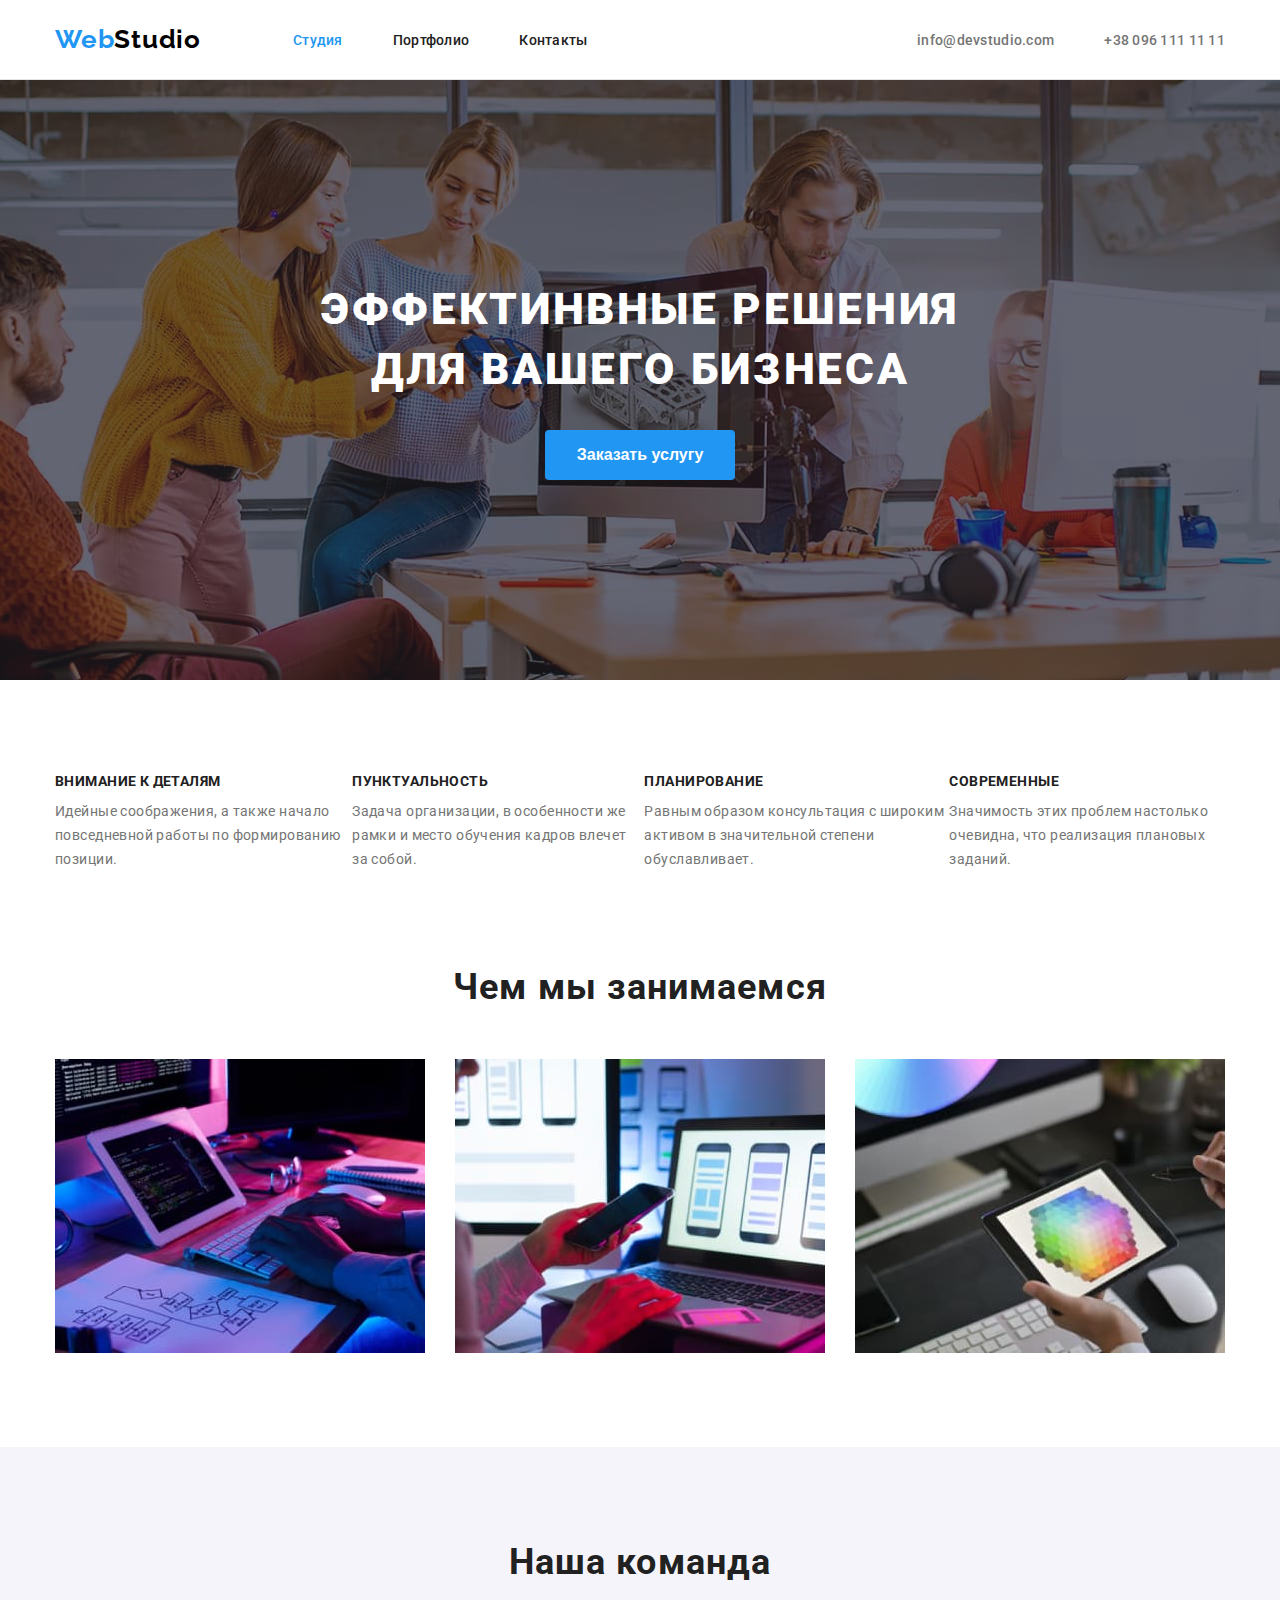
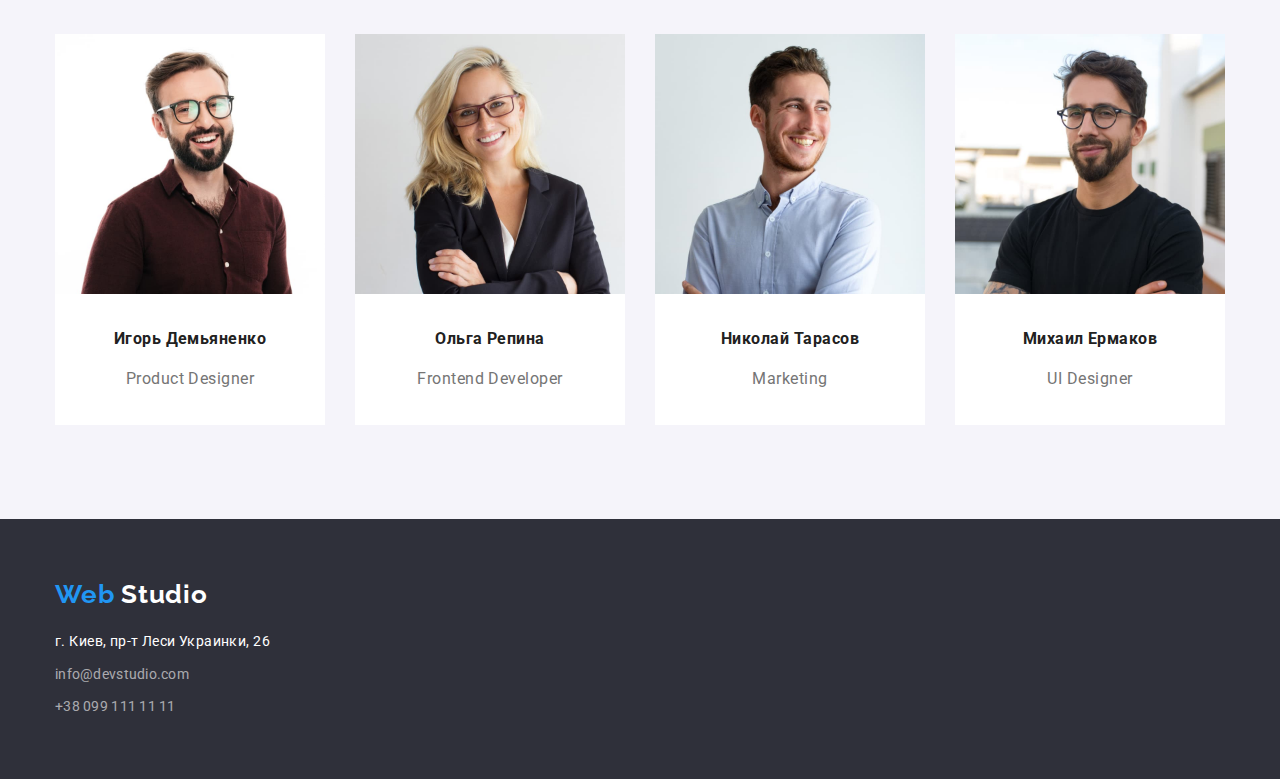
<file: index.html>
<!DOCTYPE html>
<html lang="en">
<head>
    <meta charset="UTF-8">
    <meta http-equiv="X-UA-Compatible" content="IE=edge">
    <meta name="viewport" content="width=device-width, initial-scale=1.0">
    <title>Document</title>

    <link rel="preconnect" href="https://fonts.gstatic.com"> 
    <link href="https://fonts.googleapis.com/css2?family=Raleway:wght@700&family=Roboto:wght@400;500;700;900&display=swap" rel="stylesheet">
    
    <link rel="stylesheet" href="https://cdnjs.cloudflare.com/ajax/libs/modern-normalize/1.0.0/modern-normalize.min.css" integrity="sha512-ISS7cAi1PEhQ8jnbJpJZMd29NlhNj4AWYyLOSp2CE/CsHxTCu+r+t0D2yoJudVrd0/8fTVPUVDzY5Tvli75u/g==" crossorigin="anonymous" referrerpolicy="no-referrer" />
    
    <link rel="stylesheet" href="./css/styles.css">

</head>

<body>

  <header class="header-section">

      <div class="container">
    <nav class="nav-flex" >

    <a href="./index.html" class="logo"> <span>Web</span>Studio</a>
    
     <ul class="nav-list">
        <li class="nav-item">
            <a href="./index.html" class="link current" >Студия</a>
            </li>
        <li class="nav-item">
           <a href="./portfolio.html" class="link" >Портфолио</a> </li>
        <li class="nav-item">
           <a href="" class="link" >Контакты</a> 
        </li>
     </ul>


<ul class="nav-contacts">
    <li>
        <a href="mailto:info@devstudio.com" class="button-mail">info@devstudio.com</a> 
    </li>
    <li>
        <a href="tel:+380961111111" class="button-tel">+38 096 111 11 11</a> 
    </li>
</ul>
</nav>
</div>

  </header>

    <main>
        <!-- Герой -->
        <div class="overlay">
         <section class="bcg-hero">

           
            <div class="container">
               
             <div class=" all-hero">
          <h1 class="hero">ЭФФЕКТИНВНЫЕ РЕШЕНИЯ ДЛЯ ВАШЕГО БИЗНЕСА</h1>
          <button type="button" class="section-button">Заказать услугу</button>
             </div>
          </div>
        
        </section>
         </div>
        <!-- Наши преимущества -->
        <section class="section">
            <div class="container">
            <!-- Невидимый заголовок -->
            <h2 class="visually-hidden">Наши преимущества</h2> 
            <ul class="advantages">
                <li class="item">
                    
                    <h3 class="titel-section">Внимание к деталям</h3>
                    <p class="text-section">Идейные соображения, а также начало повседневной работы по формированию позиции.</p>
                </li>
                <li class="item"> 
                    <h3 class="titel-section">Пунктуальность</h3>
                    <p class="text-section">Задача организации, в особенности же рамки и место обучения кадров влечет за собой.</p>
                </li>
                <li class="item">
                    <h3 class="titel-section">Планирование</h3>
                    <p class="text-section">Равным образом консультация с широким активом в значительной степени обуславливает.</p>
                </li><li class="item">
                    <h3 class="titel-section">Современные</h3>
                    <p class="text-section">Значимость этих проблем настолько очевидна, что реализация плановых заданий.</p>
                </li>
            </ul>
        </div>
        </section>

        <!-- Чем мы занимаемся -->
        <section class="section-about">
            <div class="container">
            <h2>Чем мы занимаемся</h2>
            <ul class="flex-img">
                <li class="item">
                    <img src="./images/box-1.jpg" alt="руки на клавиатуре" width="370" height="294"/>
                </li>

                <li class="item">
                    <img src="./images/box-2.jpg" alt="телефон на фоне экрана" width="370" height="294"/>
                </li>
                     
                <li class="item">
                    <img src="./images/box-3.jpg" alt="выбор цвета на планшете" width="370" height="294"/>
                </li>
            </ul>
        </div>
        </section>
           
        <!-- Наша команда -->
        <section class="section team">
            <div class="container">
            <h2>Наша команда</h2>
            <ul class="flex-team">
                <li class="item">
                    <img src="./images/team-1.jpg" alt="фото сотрудника" width="270" height="260"/>
                        <div class="team-container">
                    <h3 class="team-titel">Игорь Демьяненко</h3>
                    <p class="about-team">Product Designer</p> 
                        </div>
                </li>
                <li class="item">
                    <img src="./images/team-2.jpg" alt="фото сотрудника" width="270" height="260"/>
                        <div class="team-container">
                    <h3 class="team-titel">Ольга Репина</h3>
                    <p class="about-team">Frontend Developer </p> 
                        </div>
                </li>
                <li class="item">
                    <img src="./images/team-3.jpg" alt="фото сотрудника" width="270" height="260"/>
                        <div class="team-container">
                    <h3 class="team-titel">Николай Тарасов</h3>
                    <p class="about-team">Marketing</p>     
                        </div>
                </li>
                <li class="item">
                    <img src="./images/team-4.jpg" alt="фото сотрудника" width="270" height="260"/>
                        <div class="team-container">
                    <h3 class="team-titel">Михаил Ермаков</h3>
                    <p class="about-team">UI Designer</p>   
                        </div>
                </li>
            </ul>
            </div>
        </section>

<!-- ПОСТОЯННЫЕ КЛИЕНТЫ -->
<!-- 
        <section class="section">
            <div class="container">

            <h2>Постоянные клиенты</h2>
            <ul class="flex-clients">
                <li class="item">
                    <img src="" alt="">
                </li>
                <li class="item">
                    <img src="" alt="">
                </li>
                <li class="item">
                    <img src="" alt="">
                </li>
                <li class="item">
                    <img src="" alt="">
                </li>
                <li class="item">
                    <img src="" alt="">
                </li>
                <li class="item">
                    <img src="" alt="">
                </li>
            </ul>
            </div>
        </section> -->
    </main>
  
  
  <footer class="bcg-color">
      <div class="container-footer">
    <a href="./index.html" class="logo-footer"> <span>Web</span> Studio</a>

    <address>г. Киев, пр-т Леси Украинки, 26</address>
   
    <ul>
        <li>
    <a href="mailto:info@devstudio.com" class="link mail">info@devstudio.com</a> 
        </li>
        <li>
    <a href="tel:+380991111111" class="link">+38 099 111 11 11</a> 
        </li>
    </ul>
    </div>
  </footer>
  
</body>
</html>
</file>
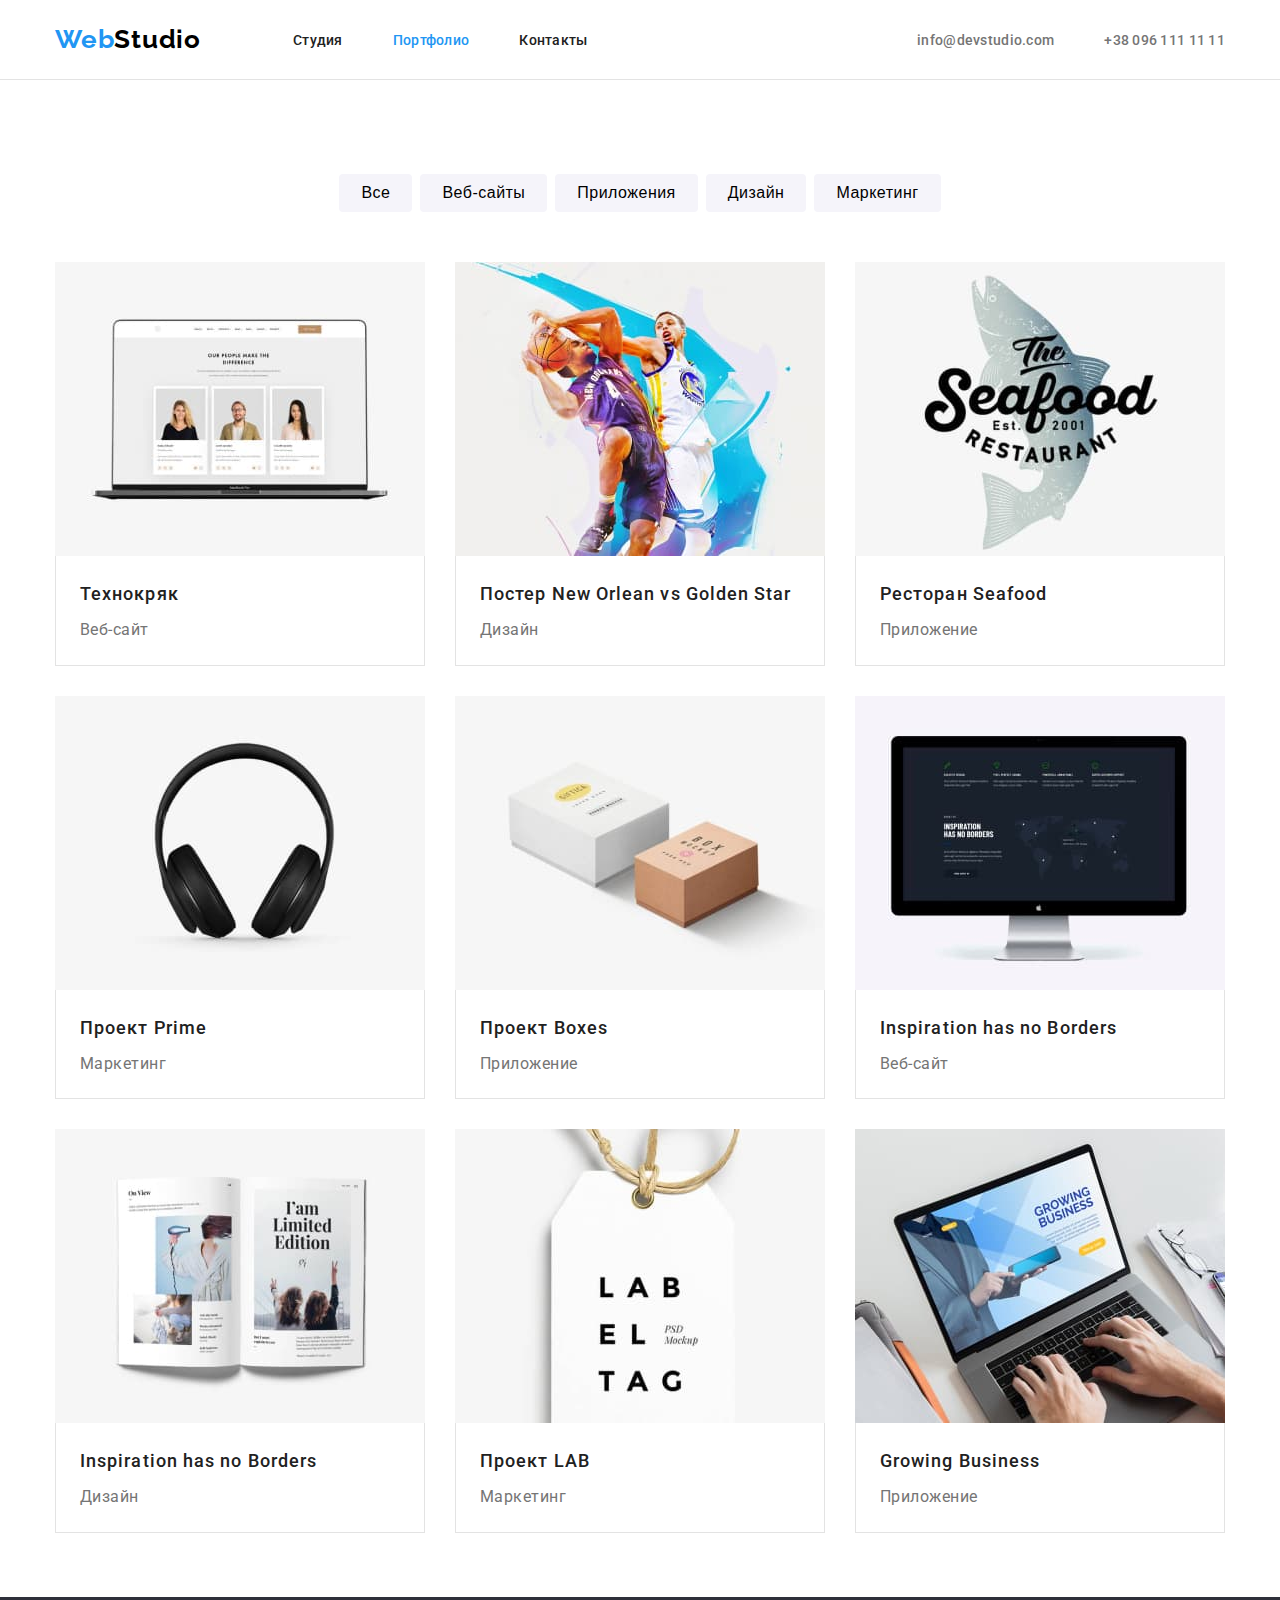
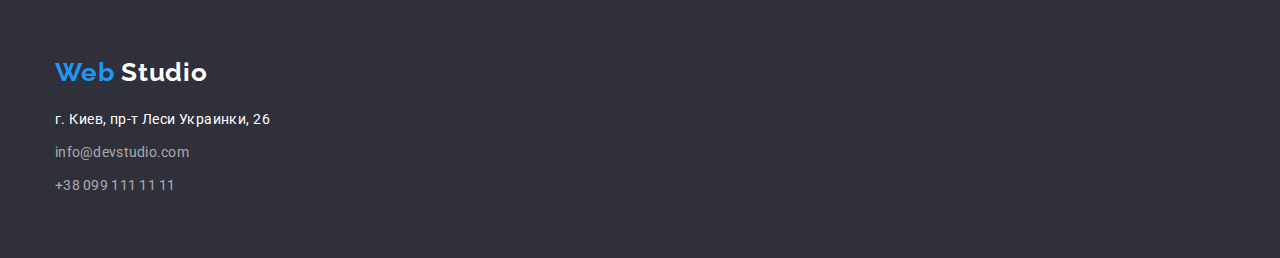
<file: portfolio.html>
<!DOCTYPE html>
<html lang="en">
    <head>
        <meta charset="UTF-8">
        <meta http-equiv="X-UA-Compatible" content="IE=edge">
        <meta name="viewport" content="width=device-width, initial-scale=1.0">
        <title>Document</title>
    
        <link rel="preconnect" href="https://fonts.gstatic.com"> 
        <link href="https://fonts.googleapis.com/css2?family=Raleway:wght@700&family=Roboto:wght@400;500;700;900&display=swap" rel="stylesheet">
        
        <link rel="stylesheet" href="https://cdnjs.cloudflare.com/ajax/libs/modern-normalize/1.0.0/modern-normalize.min.css" integrity="sha512-ISS7cAi1PEhQ8jnbJpJZMd29NlhNj4AWYyLOSp2CE/CsHxTCu+r+t0D2yoJudVrd0/8fTVPUVDzY5Tvli75u/g==" crossorigin="anonymous" referrerpolicy="no-referrer" />
        
        <link rel="stylesheet" href="./css/styles.css">
    
    </head>
    
    <body>
<body>
    <header class="header-section">

        <div class="container">
      <nav class="nav-flex" >
  
      <a href="./index.html" class="logo"> <span>Web</span>Studio</a>
      
       <ul class="nav-list">
          <li class="nav-item">
              <a href="./index.html" class="link" >Студия</a>
              </li>
          <li class="nav-item">
             <a href="./portfolio.html" class="link current" >Портфолио</a> </li>
          <li class="nav-item">
             <a href="" class="link" >Контакты</a> 
          </li>
       </ul>
  
  
  <ul class="nav-contacts">
      <li>
          <a href="mailto:info@devstudio.com" class="button-mail">info@devstudio.com</a> 
      </li>
      <li>
          <a href="tel:+380961111111" class="button-tel">+38 096 111 11 11</a> 
      </li>
  </ul>
  </nav>
  </div>
  
    </header>
  

  <main> 
    <section class="section">

      <div class="container">

      <h1 class="visually-hidden">filters</h1>

      <ul class="filters-list">
          <li class="filters-item">
            <button type="button" class="filters"> Все </button>
          </li>
          <li class="filters-item">
            <button type="button" class="filters"> Веб-сайты </button>
          </li>
          <li class="filters-item">
            <button type="button" class="filters"> Приложения </button>
          </li>
          <li class="filters-item">
            <button type="button" class="filters"> Дизайн </button>
          </li>
          <li class="filters-item">
            <button type="button" class="filters"> Маркетинг </button>
          </li>
      </ul>
      
    
    <ul class="card-set">
        <li class="set-item"> <img src="./images/portfolio/portf-1.jpg" alt="команда сотрудников" width="370" height="294"/>
            <div class="border">
            <h2 class="titel-portfolio">Технокряк</h2>
            <p class="text-portfolio">Веб-сайт</p>
            </div>
        </li>
        <li class="set-item"> <img src="./images/portfolio/portf-2.jpg" alt="два баскетболиста забрасывают мяч" width="370" height="294"/>
            <div class="border">
            <h2 class="titel-portfolio">Постер New Orlean vs Golden Star</h2>
            <p class="text-portfolio">Дизайн</p>
            </div>
        </li>
        <li class="set-item"> <img src="./images/portfolio/portf-3.jpg" alt="надпись Seafood ресторан " width="370" height="294"/>
            <div class="border">
            <h2 class="titel-portfolio">Ресторан Seafood</h2>
            <p class="text-portfolio">Приложение</p>
           </div>
        </li>
        <li class="set-item"> <img src="./images/portfolio/portf-4.jpg" alt="наушники" width="370" height="294"/>
           <div class="border">
            <h2 class="titel-portfolio">Проект Prime</h2>
            <p class="text-portfolio">Маркетинг</p>
            </div>
        </li>
        <li class="set-item"> <img src="./images/portfolio/portf-5.jpg" alt="две коробки" width="370" height="294"/>
            <div class="border">
            <h2 class="titel-portfolio">Проект Boxes</h2>
            <p class="text-portfolio">Приложение</p>
            </div>
        </li>
        <li class="set-item"> <img src="./images/portfolio/portf-6.jpg" alt="экран монитора" width="370" height="294"/>
            <div class="border">
            <h2 class="titel-portfolio">Inspiration has no Borders</h2>
            <p class="text-portfolio">Веб-сайт</p>
            </div>
        </li>
        <li class="set-item"> <img src="./images/portfolio/portf-7.jpg" alt="развернутая книга" width="370" height="294"/>
             <div class="border">
             <h2 class="titel-portfolio">Inspiration has no Borders</h2>
            <p class="text-portfolio">Дизайн</p>
            </div>
        </li>
        <li class="set-item"> <img src="./images/portfolio/portf-8.jpg" alt="этикетка" width="370" height="294"/>
             <div class="border">
            <h2 class="titel-portfolio">Проект LAB</h2>
            <p class="text-portfolio">Маркетинг</p>
            </div>
        </li>
        <li class="set-item"> <img src="./images/portfolio/portf-9.jpg" alt="ноутбук" width="370" height="294"/>
             <div class="border">
            <h2 class="titel-portfolio">Growing Business</h2>
            <p class="text-portfolio">Приложение</p>
            </div>
        </li>
    </ul> 
</div>

</section>


  </main>

  <footer class="bcg-color">
    <div class="container-footer">
  <a href="./index.html" class="logo-footer"> <span>Web</span> Studio</a>

  <address>г. Киев, пр-т Леси Украинки, 26</address>
 
  <ul>
      <li>
  <a href="mailto:info@devstudio.com" class="link mail">info@devstudio.com</a> 
      </li>
      <li>
  <a href="tel:+380991111111" class="link">+38 099 111 11 11</a> 
      </li>
  </ul>
  </div>
</footer>
</body>
</html>
</file>
<file: css/styles.css>
/* цвет основного текста #212121 */

/* цвет вторичный текста #757575 */
/* белый #FFFFFF  */
/* акцент #2196F3 */
/* первичный цвет фона #E5E5E5; */
/* вторичный цвет фона #F5F4FA;  */
html {
    box-sizing: border-box;
}

*,
*::before,
*::after {
    box-sizing: inherit;
}

.visually-hidden {
    position: absolute !important;
    clip: rect(1px 1px 1px 1px);
    clip: rect(1px, 1px, 1px, 1px);
    padding: 0 !important;
    border: 0 !important;
    height: 1px !important;
    width: 1px !important;
    overflow: hidden;
  }


:root {
    --primary-text-color: #212121;
    --secondary-text-color: #757575;
    --accent-color: #2196F3;
    --primary-background-color: #E5E5E5;
    --grid-item: 3;
  }



body {
        /* background-color: #FFFFFF; */
        margin: 0;
      
        font-family: Roboto, sans-serif;
        font-style: normal;
        font-weight: 700;
        color: #212121;
    }

h1,
h2,
h3,
h4,
h5,
h6,
p {
	margin: 0;
}

ul {
    list-style: none;
    padding-left: 0;
    margin: 0;
    
}

img {
    display: block;
    max-width: 100%;
    height: auto;
  }

  p:last-child {
    margin-bottom: 0;
 }

.container {
            width: 1200px;
            margin-left: auto;
            margin-right: auto;
            padding-left: 15px;
            padding-right: 15px;
     
        
        }
        
 .section {
     padding-top: 94px;
     padding-bottom: 94px;
   
 }                

/***** HEADER ******/
.header-section {
    display: flex;
    align-items: center;
    justify-content: space-between;
    background: #FFFFFF; 
    border-bottom: 1px solid rgba(117, 117, 117, 0.2);

}

.logo {
    font-family: Raleway;
    font-size: 26px;
    line-height: 1.2;
    letter-spacing: 0.03em;
    text-decoration: none;
    margin-right: 92px;
    padding-top: 24px;
    padding-bottom: 24px; 
    color: #000000;

}
.logo >span, 
.logo-footer >span {
    color: var(--accent-color);
}

/****** НАВИГАЦИЯ ******/

.nav-flex {
    display: flex;
    align-items: center;
}
.nav-list {
        display: flex;   
}

.nav-item:not(:last-child) {
    margin-right: 50px;
}

.nav-list .link {
    font-weight: 500;
    font-size: 14px;
    line-height: 1.3;
    letter-spacing: 0.02em;
    color: var(--primary-text-color);
    text-decoration: none; 
    padding-top: 32px;
    padding-bottom: 32px;  
  
}

.nav-list .link:hover,
.nav-list .link:focus {
    color: var(--accent-color);
}

.nav-list .link.current {
    color: var(--accent-color);
}

.nav-contacts{
    display: flex;  
    margin-left: auto;
}

  .button-mail,
  .button-tel {
      text-decoration: none;
      font-weight: 500;
      font-size: 14px;
      line-height: 1.14;
      letter-spacing: 0.02em;
      cursor: pointer;


      color: var(--secondary-text-color);
  }
  .button-mail {
      margin-right: 50px;
  }
  
 .button-mail:hover,
 .button-mail:focus {
    color: var(--accent-color);
 }
 .button-tel:hover,
 .button-tel:focus {
     color: var(--accent-color);
 }


 /* ГЕРОЙ*/

 .overlay {
    max-width: 1600px;
    height: 600px;
    margin-left: auto;
    margin-right: auto;
    background-image: linear-gradient(
        rgba(47, 48, 58, 0.4),
        rgba(47, 48, 58, 0.4)
      ), url(../images/hero.jpg);
    background-color: #C4C4C4;

    background-repeat: no-repeat;
    background-position: center;
    background-size: cover;

 }

 .bcg-hero{
    text-align: center;
    padding-top: 200px;
    padding-bottom: 200px; 

 }

 .hero{ 
    font-weight: 900;
    font-size: 44px;
    line-height: 1.36;
    letter-spacing: 0.06em; 
    width: 682px;
    
    margin: auto; 

    color: #FFFFFF;
 }


 .section-button {
    background-color: var(--accent-color);
    margin-top: 30px;
    cursor: pointer;
    
    font-weight: 700;
    font-size: 16px;
    line-height: 1.9;   
  
    padding: 10px 32px;
    border-radius: 4px; 
    border: none;       

    color: #FFFFFF;
 }

.section-button:hover {
    background-color: #188CE8;
}
 

 /****** НАШИ ПРЕИМУЩЕСТВА ******/
   .advantages {
       display: flex;
       padding: 0;
       list-style: none;
   }

   /* .advantages .item { 
       width: 270px;  
   }

   .advantages .item::before {
    display: block;
    content: "";
    height: 120px;
    background-size: contain;
    background-repeat: no-repeat;
    background-position: center;
    background-color: #F5F4FA;
    
    border-radius: 4px;
    /* background-image: url(../images/svg/antenna.svg); */
   } */





   .advantages .item:not(:last-child)  {
    margin-right: 30px;
   }

.titel-section {
    font-size: 14px;
    line-height: 1.14;
    letter-spacing: 0.03em;
    text-transform: uppercase;
    margin-bottom: 10px;
}
.text-section {
    font-weight: 400;
    font-size: 14px;
    line-height: 1.7;
    letter-spacing: 0.03em;
    color: var(--secondary-text-color);
}
/* 
ЧЕМ МЫ ЗАНИМАЕМСЯ  */
 h2 {
    font-size: 36px;
    line-height: 1.2;
    text-align: center;
    letter-spacing: 0.03em;
}

.section-about{
    padding-top: o;
    padding-bottom: 94px;
}
.flex-img {
        display: flex;
        margin-top: 50px;
    }

    .flex-img .item:not(:last-child) {
        margin-right: 30px;
       }


/* НАША КОМАНДА*/
.section.team{
    background: #F5F4FA;
}
.flex-team{
    display: flex;
    margin-top: 50px;
}


.flex-team .item:not(:last-child) {
    margin-right: 30px;
}

.team-container{
    padding-top: 30px;
    padding-bottom: 30px;
    background:#fff;
    
}
.team-titel {
    font-size: 16px;
    line-height: 1.9;
    letter-spacing: 0.03em;
   
    text-align: center; 
}

.about-team {
    font-weight: 400;
    font-size: 16px;
    line-height: 1.9;
    text-align: center;
    letter-spacing: 0.03em;
    margin-top: 10px;
 
   
    color: var(--secondary-text-color);
}

/* footer */
.bcg-color {
    background-color: #2F303A;
    padding-top: 60px;
    padding-bottom: 60px;
}
.container-footer{
    width: 1200px;
    margin-left: auto;
    margin-right: auto;
    padding-left: 15px;
    padding-right: 15px;
    
 
}


.logo-footer {
    font-family: Raleway;
    font-size: 26px;
    line-height: 1.2;
    letter-spacing: 0.03em;
    text-decoration: none;
    color: #FFFFFF;

}

address {
    font-style: normal;
    font-weight: 400;
    font-size: 14px;
    line-height: 1.7;
    letter-spacing: 0.03em;
    color: #FFFFFF;
    margin-top: 20px;
    margin-bottom: 9px;
}

.bcg-color .link {
    /* от браузера наследует italic, поэтому указала нормал */
    font-weight: 400;   
    font-size: 14px;
    line-height: 1.7;
    letter-spacing: 0.02em;
    color: var(--primary-text-color);
    color: rgba(255, 255, 255, 0.6);
    text-decoration: none;
    display: inline-block;
   
}
.mail{
    margin-bottom: 9px;
}


footer .link:hover,
footer .link:focus {
    color: var(--accent-color);
}

/* Portfolio */

/* Фильтер */

.filters{
    font-weight: 500;
    font-size: 16px;
    line-height: 1.6;
    letter-spacing: 0.03em;
    cursor: pointer;
    padding: 6px 22px;
    text-align: center;
    border-radius: 4px;
    border: none;

    background-color: #F5F4FA;
}


.filters:hover,
.filters:focus {
  background-color: var(--accent-color);
  color: #FFFFFF;
}

.filters-list {
    display: flex;
    justify-content: center;
  
    margin-bottom: 50px;
}

.filters-item:not(:last-child) {
    margin-right: 8px;
}

/* MAIN Portfolio */

.titel-portfolio {
    margin-bottom: 4px;

    font-weight: 500;
    font-size: 18px;
    line-height: 2.0;
    letter-spacing: 0.06em;
    text-align: left;

}

.text-portfolio {
    font-weight: 400;
    font-size: 16px;
    line-height: 1.8;
    letter-spacing: 0.03em;
    text-align: left;
   
    color: var(--secondary-text-color);
}


.card-set {
    display: flex;
    flex-wrap: wrap;
 
    margin-right: -30px;
    margin-bottom: -30px;

  }

  .set-item {
    flex-basis: calc((100% - 30px * var(--grid-item)) / var(--grid-item));
    margin-right: 30px;
    margin-bottom: 30px;
  }

  .set-item:nth-child(3n) {
    margin-right: 0;
}

.set-item:nth-last-child(-n+3) {
    margin-bottom: 0;
}
 

.set-item .border {
    padding-top: 20px;
    padding-bottom: 20px;
    padding-left: 24px;

   
    border-right: 1px solid rgba(117, 117, 117, 0.2);
    border-bottom: 1px solid rgba(117, 117, 117, 0.2);
    border-left: 1px solid rgba(117, 117, 117, 0.2);
}
</file>
